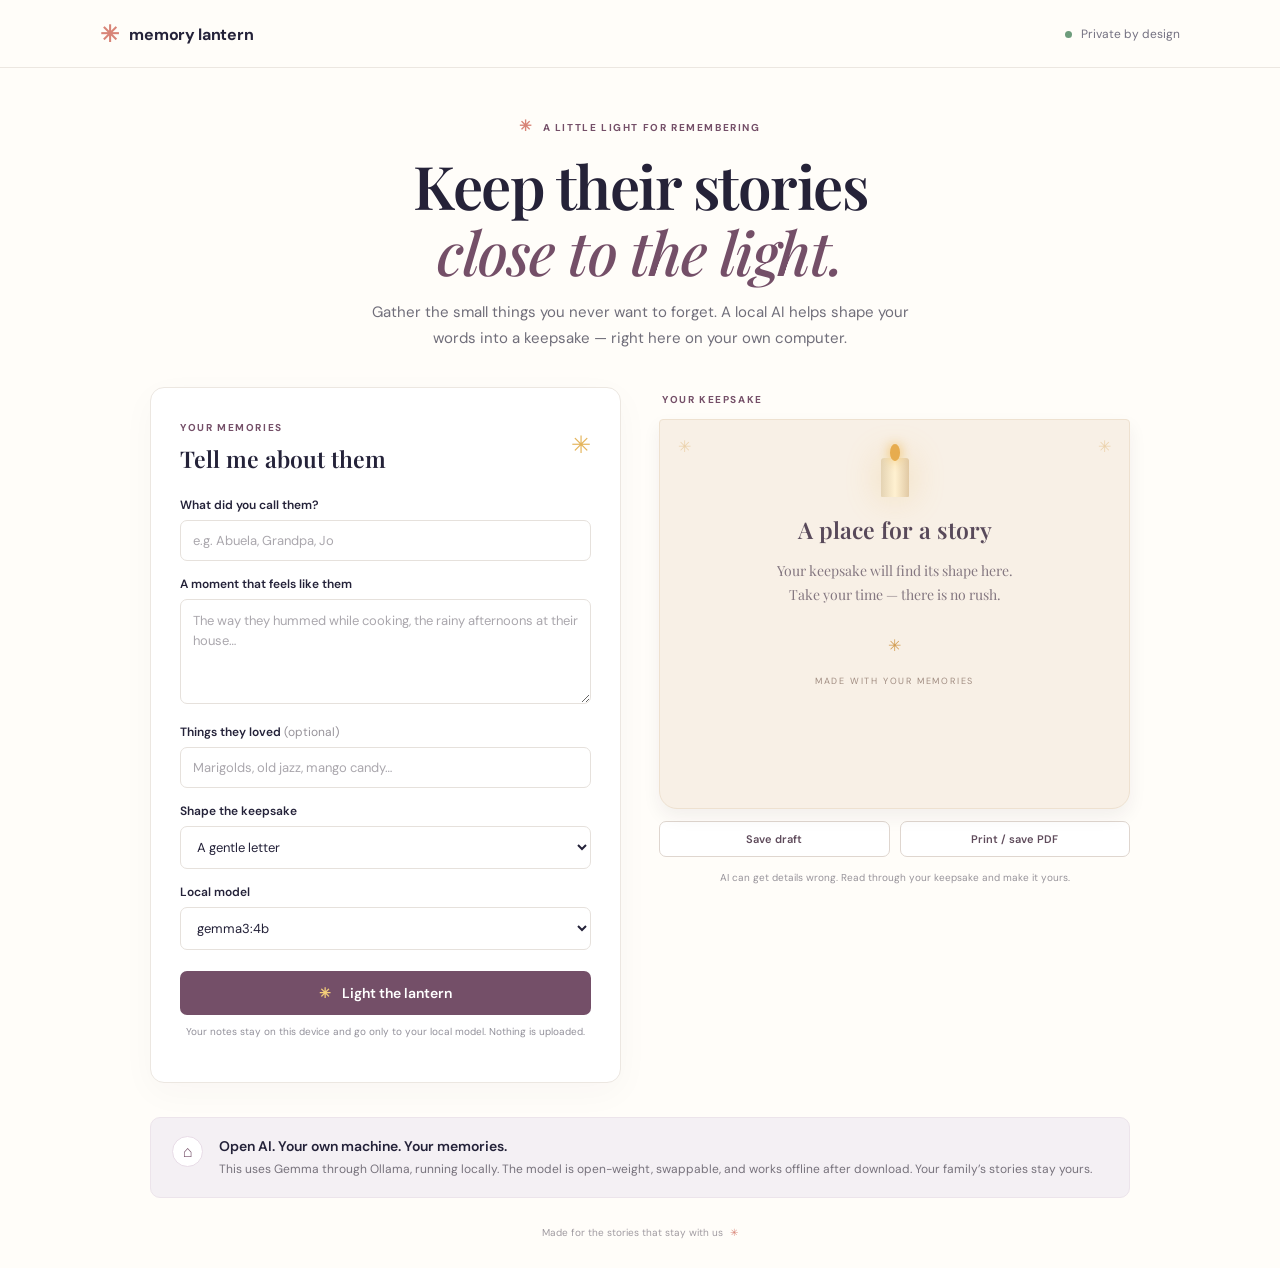
<file: index.html>
<!doctype html>
<html lang="en">
<head>
  <meta charset="utf-8">
  <meta name="viewport" content="width=device-width, initial-scale=1">
  <meta name="theme-color" content="#191b2b">
  <title>Memory Lantern — a private remembrance</title>
  <link rel="preconnect" href="https://fonts.googleapis.com">
  <link rel="preconnect" href="https://fonts.gstatic.com" crossorigin>
  <link href="https://fonts.googleapis.com/css2?family=DM+Sans:wght@400;500;600;700&family=Playfair+Display:wght@500;600;700&display=swap" rel="stylesheet">
  <link rel="stylesheet" href="style.css">
</head>
<body>
  <header class="topbar"><a class="brand" href="#"><span class="brand-mark">✳</span> memory lantern</a><span class="privacy"><span class="dot"></span> Private by design</span></header>
  <main>
    <section class="intro">
      <div class="eyebrow"><span>✳</span> A little light for remembering</div>
      <h1>Keep their stories<br><em>close to the light.</em></h1>
      <p class="lede">Gather the small things you never want to forget. A local AI helps shape your words into a keepsake — right here on your own computer.</p>
    </section>
    <div class="layout">
      <form id="memory-form" class="form-card">
        <div class="card-heading"><div><span class="step">YOUR MEMORIES</span><h2>Tell me about them</h2></div><span class="little-flower">✳</span></div>
        <label for="name">What did you call them?</label>
        <input id="name" placeholder="e.g. Abuela, Grandpa, Jo" maxlength="80" required>
        <label for="memory">A moment that feels like them</label>
        <textarea id="memory" rows="4" maxlength="1500" placeholder="The way they hummed while cooking, the rainy afternoons at their house…" required></textarea>
        <div class="row-label"><label for="favorites">Things they loved <span>(optional)</span></label></div>
        <input id="favorites" placeholder="Marigolds, old jazz, mango candy…" maxlength="300">
        <label for="tone">Shape the keepsake</label>
        <select id="tone"><option value="gentle letter">A gentle letter</option><option value="short poem">A short poem</option><option value="spoken remembrance">A remembrance to read aloud</option></select>
        <label for="model">Local model</label>
        <select id="model"><option>gemma3:4b</option><option>llama3.2</option><option>qwen2.5:3b</option></select>
        <button id="submit" type="submit"><span>✳</span> Light the lantern</button>
        <p class="fineprint">Your notes stay on this device and go only to your local model. Nothing is uploaded.</p>
        <div id="status" class="status" role="status" aria-live="polite"></div>
      </form>
      <section class="result-wrap" aria-label="Keepsake preview">
        <div class="result-top"><span class="step">YOUR KEEPSAKE</span><button id="saved-toggle" class="text-button" type="button" hidden>Saved drafts</button></div>
        <article id="keepsake" class="keepsake empty">
          <div class="candle" aria-hidden="true"><span></span></div>
          <div class="placeholder-title">A place for a story</div>
          <p>Your keepsake will find its shape here.<br>Take your time — there is no rush.</p>
          <div class="divider">✳</div>
          <span class="card-note">MADE WITH YOUR MEMORIES</span>
        </article>
        <div id="actions" class="actions" hidden>
          <button id="save" class="secondary" type="button">Save draft</button><button id="print" class="secondary" type="button">Print / save PDF</button>
        </div>
        <div id="drafts" class="drafts" hidden></div>
        <p class="gentle-note">AI can get details wrong. Read through your keepsake and make it yours.</p>
      </section>
    </div>
    <section class="why"><span class="why-icon">⌂</span><div><h3>Open AI. Your own machine. Your memories.</h3><p>This uses Gemma through Ollama, running locally. The model is open-weight, swappable, and works offline after download. Your family’s stories stay yours.</p></div></section>
    <footer>Made for the stories that stay with us <span>✳</span></footer>
  </main>
  <script src="app.js"></script>
</body>
</html>
</file>
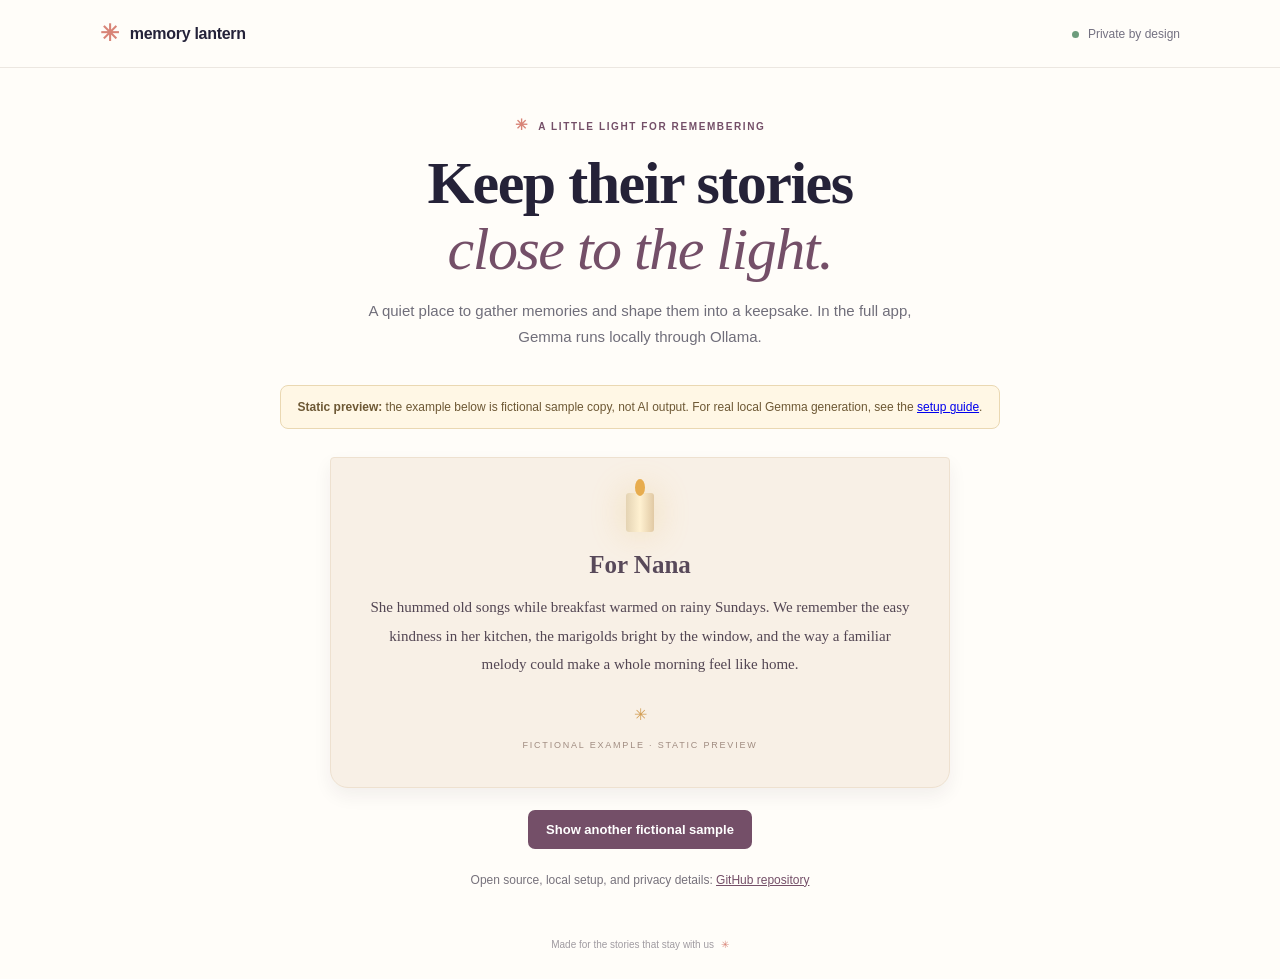
<file: docs/index.html>
<!doctype html>
<html lang="en">
<head>
  <meta charset="utf-8"><meta name="viewport" content="width=device-width, initial-scale=1">
  <meta name="theme-color" content="#191b2b">
  <title>Memory Lantern — preview</title>
  <link rel="stylesheet" href="./style.css">
  <style>
    .preview-banner{margin:0 auto 28px;max-width:720px;padding:12px 16px;border:1px solid #ead8b2;border-radius:8px;background:#fff7e5;color:#6d5834;text-align:center;font-size:12px;line-height:1.5}
    .preview-card{max-width:620px;margin:0 auto;background:#f8f0e6;border:1px solid #eee1d0;border-radius:4px 4px 18px 18px;padding:35px 38px;text-align:center;box-shadow:0 8px 18px #32233010}
    .preview-card .candle{width:28px;height:39px;margin:0 auto 19px;background:linear-gradient(90deg,#e4d3b3,#fff1d1,#e1c9a4);border-radius:3px;box-shadow:0 0 35px #e7b55155;position:relative}
    .preview-card .candle:before{content:"";position:absolute;width:10px;height:17px;left:9px;top:-14px;border-radius:50%;background:#e7ac4e}
    .preview-card h2{font:600 25px 'Playfair Display',serif;color:#58495a;margin:9px 0 14px}
    .preview-card p{font:15px/1.9 'Playfair Display',serif;color:#534653;margin:0;white-space:pre-line}
    .preview-card .divider{color:#d29d53;margin:26px 0 10px}
    .sample-button{display:block;margin:22px auto 0;border:0;border-radius:7px;background:#744f68;color:#fff;padding:12px 18px;font:600 13px 'DM Sans',sans-serif;cursor:pointer}
    .sample-button:hover{background:#5f3b55}
    .source-link{text-align:center;font-size:12px;margin:24px auto;color:#77727c}
    .source-link a{color:#744f68}
    @media(max-width:600px){.preview-card{padding:28px 22px}}
  </style>
</head>
<body>
  <header class="topbar"><a class="brand" href="./"><span class="brand-mark">✳</span> memory lantern</a><span class="privacy"><span class="dot"></span> Private by design</span></header>
  <main>
    <section class="intro">
      <div class="eyebrow"><span>✳</span> A little light for remembering</div>
      <h1>Keep their stories<br><em>close to the light.</em></h1>
      <p class="lede">A quiet place to gather memories and shape them into a keepsake. In the full app, Gemma runs locally through Ollama.</p>
    </section>
    <p class="preview-banner"><strong>Static preview:</strong> the example below is fictional sample copy, not AI output. For real local Gemma generation, see the <a href="https://github.com/wafulaeliah373-jpg/memory-lantern#readme">setup guide</a>.</p>
    <article class="preview-card">
      <div class="candle" aria-hidden="true"></div>
      <h2 id="sampleTitle">For Nana</h2>
      <p id="sample">She hummed old songs while breakfast warmed on rainy Sundays. We remember the easy kindness in her kitchen, the marigolds bright by the window, and the way a familiar melody could make a whole morning feel like home.</p>
      <div class="divider">✳</div><span class="card-note">FICTIONAL EXAMPLE · STATIC PREVIEW</span>
    </article>
    <button class="sample-button" id="sampleButton" type="button">Show another fictional sample</button>
    <p class="source-link">Open source, local setup, and privacy details: <a href="https://github.com/wafulaeliah373-jpg/memory-lantern">GitHub repository</a></p>
    <footer>Made for the stories that stay with us <span>✳</span></footer>
  </main>
  <script>
    const samples = [
      { title: 'For Nana', text: 'She hummed old songs while breakfast warmed on rainy Sundays. We remember the easy kindness in her kitchen, the marigolds bright by the window, and the way a familiar melody could make a whole morning feel like home.' },
      { title: 'For Grandpa', text: 'He kept a little garden behind the house and always saved the ripest tomatoes for someone else. We remember his patient hands, the stories he told at dusk, and how he made ordinary afternoons feel generous.' }
    ];
    let sampleIndex = 0;
    document.querySelector('#sampleButton').addEventListener('click', () => {
      sampleIndex = (sampleIndex + 1) % samples.length;
      document.querySelector('#sampleTitle').textContent = samples[sampleIndex].title;
      document.querySelector('#sample').textContent = samples[sampleIndex].text;
    });
  </script>
</body>
</html>
</file>
<file: style.css>
:root{--ink:#242239;--muted:#777687;--plum:#744f68;--rose:#d88477;--gold:#e4b45b;--paper:#fffdf9;--line:#ece7e1;--night:#191b2b}*{box-sizing:border-box}body{margin:0;background:var(--paper);color:var(--ink);font-family:'DM Sans',sans-serif}.topbar{height:68px;border-bottom:1px solid var(--line);display:flex;align-items:center;justify-content:space-between;padding:0 max(calc((100vw - 1080px)/2),28px)}.brand{text-decoration:none;color:var(--ink);font-weight:700;letter-spacing:-.3px}.brand-mark{color:var(--rose);font-size:23px;vertical-align:-2px;margin-right:7px}.privacy{font-size:12px;color:#747181}.dot{display:inline-block;width:7px;height:7px;background:#6d9c7c;border-radius:50%;margin-right:6px}main{max-width:1032px;margin:0 auto;padding:48px 26px 20px}.intro{text-align:center;max-width:650px;margin:0 auto 36px}.eyebrow,.step{font-size:10px;font-weight:700;letter-spacing:1.6px;color:var(--plum);text-transform:uppercase}.eyebrow span{color:var(--rose);font-size:15px;margin-right:5px}h1{font:600 clamp(38px,5.4vw,60px)/1.1 'Playfair Display',serif;letter-spacing:-1.5px;margin:16px 0;color:#252238}h1 em{font-weight:500;color:var(--plum)}.lede{font-size:15px;line-height:1.7;color:#706e7a;max-width:550px;margin:0 auto}.layout{display:grid;grid-template-columns:1fr 1fr;gap:38px;align-items:start}.form-card{background:#fff;border:1px solid var(--line);border-radius:14px;padding:27px 29px 22px;box-shadow:0 10px 35px #3e283008}.card-heading,.result-top{display:flex;justify-content:space-between;align-items:center}.card-heading{margin-bottom:23px}.card-heading h2{font:600 23px 'Playfair Display',serif;margin:7px 0 0}.little-flower{font-size:24px;color:var(--gold)}label{display:block;font-size:12px;font-weight:600;margin:15px 0 7px}label span{font-weight:400;color:#97939a}input,textarea,select{font:13px 'DM Sans',sans-serif;color:var(--ink);width:100%;border:1px solid #e6e1dc;border-radius:7px;background:#fff;padding:11px 12px;outline:none}input:focus,textarea:focus,select:focus{border-color:#a67f98;box-shadow:0 0 0 3px #744f6812}textarea{resize:vertical;line-height:1.55;min-height:105px}input::placeholder,textarea::placeholder{color:#aaa7ad}#submit{width:100%;border:0;border-radius:7px;background:var(--plum);color:#fff;font:600 14px 'DM Sans',sans-serif;padding:13px;margin-top:21px;cursor:pointer;transition:.2s}#submit:hover{background:#5f3b55;transform:translateY(-1px)}#submit:disabled{opacity:.65;cursor:wait;transform:none}#submit span{color:#f4ce79;margin-right:8px}.fineprint{font-size:10px;color:#92909a;text-align:center;margin:10px 0 0}.status{font-size:12px;text-align:center;color:var(--plum);min-height:15px;margin-top:7px}.status.error{color:#a44848}.result-wrap{padding:4px 0}.result-top{margin:2px 3px 13px}.text-button{border:0;background:none;color:var(--plum);font:600 11px 'DM Sans';cursor:pointer}.keepsake{position:relative;background:#f8f0e6;border:1px solid #eee1d0;border-radius:4px 4px 18px 18px;min-height:390px;padding:38px 35px 28px;text-align:center;overflow:hidden;box-shadow:0 8px 18px #32233010}.keepsake:before,.keepsake:after{content:'✳';position:absolute;color:#dcae67;opacity:.45;font-size:16px}.keepsake:before{top:16px;left:18px}.keepsake:after{top:16px;right:18px}.candle{width:28px;height:39px;background:linear-gradient(90deg,#e4d3b3,#fff1d1,#e1c9a4);border-radius:3px 3px 1px 1px;margin:0 auto 17px;position:relative;box-shadow:0 0 35px #e7b55155}.candle span{position:absolute;background:#e7ac4e;width:10px;height:17px;border-radius:50% 50% 48% 48%;left:9px;top:-14px;filter:drop-shadow(0 0 6px #f0bc59)}.placeholder-title{font:600 23px 'Playfair Display',serif;color:#58495a;margin:7px 0 11px}.keepsake p{font:14px/1.7 'Playfair Display',serif;color:#847780;white-space:pre-wrap}.keepsake.has-text{text-align:left;padding:35px 37px}.keepsake.has-text .candle{margin:0 auto 19px}.keepsake.has-text .placeholder-title{text-align:center;font-size:22px}.keepsake.has-text #story{font:15px/1.85 'Playfair Display',serif;color:#534653;white-space:pre-wrap}.divider{text-align:center;color:#d29d53;margin:28px 0 12px}.card-note{font-size:9px;letter-spacing:1.8px;color:#a08c81}.actions{display:flex;gap:10px;margin-top:12px}.secondary{flex:1;border:1px solid #dfd6cf;background:#fff;border-radius:7px;padding:10px;color:#5f4b5b;font:600 11px 'DM Sans';cursor:pointer}.secondary:hover{border-color:var(--plum)}.gentle-note{text-align:center;color:#97939a;font-size:10px;margin:14px 0}.drafts{background:#fff;border:1px solid var(--line);padding:12px;border-radius:8px;margin-top:10px;font-size:12px}.draft-item{padding:8px;border-bottom:1px solid var(--line);cursor:pointer}.draft-item:last-child{border:0}.why{display:flex;gap:16px;align-items:flex-start;background:#f4f0f4;border:1px solid #ece4eb;border-radius:10px;padding:18px 21px;margin-top:34px}.why-icon{background:#fff;border:1px solid #e8dce7;border-radius:50%;width:31px;height:31px;display:grid;place-items:center;flex:none;color:var(--plum)}.why h3{font:600 14px 'DM Sans';margin:1px 0 5px}.why p{font-size:12px;line-height:1.6;color:#77727c;margin:0}footer{text-align:center;font-size:10px;color:#a09ba1;padding:28px 0 9px}footer span{color:var(--rose);margin-left:4px}@media(max-width:720px){main{padding:35px 17px 15px}.topbar{padding:0 18px}.layout{grid-template-columns:1fr;gap:24px}.intro{margin-bottom:27px}.form-card{padding:23px 20px}.keepsake{min-height:350px}.why{margin-top:27px}}@media print{.topbar,.intro,.form-card,.result-top,.actions,.drafts,.gentle-note,.why,footer{display:none!important}main{padding:0}.layout{display:block}.result-wrap{padding:0}.keepsake{min-height:90vh;box-shadow:none;border:0;background:#fffaf1;display:flex;flex-direction:column;justify-content:center}}
</file>
<file: docs/style.css>
:root{--ink:#242239;--muted:#777687;--plum:#744f68;--rose:#d88477;--gold:#e4b45b;--paper:#fffdf9;--line:#ece7e1;--night:#191b2b}*{box-sizing:border-box}body{margin:0;background:var(--paper);color:var(--ink);font-family:'DM Sans',sans-serif}.topbar{height:68px;border-bottom:1px solid var(--line);display:flex;align-items:center;justify-content:space-between;padding:0 max(calc((100vw - 1080px)/2),28px)}.brand{text-decoration:none;color:var(--ink);font-weight:700;letter-spacing:-.3px}.brand-mark{color:var(--rose);font-size:23px;vertical-align:-2px;margin-right:7px}.privacy{font-size:12px;color:#747181}.dot{display:inline-block;width:7px;height:7px;background:#6d9c7c;border-radius:50%;margin-right:6px}main{max-width:1032px;margin:0 auto;padding:48px 26px 20px}.intro{text-align:center;max-width:650px;margin:0 auto 36px}.eyebrow,.step{font-size:10px;font-weight:700;letter-spacing:1.6px;color:var(--plum);text-transform:uppercase}.eyebrow span{color:var(--rose);font-size:15px;margin-right:5px}h1{font:600 clamp(38px,5.4vw,60px)/1.1 'Playfair Display',serif;letter-spacing:-1.5px;margin:16px 0;color:#252238}h1 em{font-weight:500;color:var(--plum)}.lede{font-size:15px;line-height:1.7;color:#706e7a;max-width:550px;margin:0 auto}.layout{display:grid;grid-template-columns:1fr 1fr;gap:38px;align-items:start}.form-card{background:#fff;border:1px solid var(--line);border-radius:14px;padding:27px 29px 22px;box-shadow:0 10px 35px #3e283008}.card-heading,.result-top{display:flex;justify-content:space-between;align-items:center}.card-heading{margin-bottom:23px}.card-heading h2{font:600 23px 'Playfair Display',serif;margin:7px 0 0}.little-flower{font-size:24px;color:var(--gold)}label{display:block;font-size:12px;font-weight:600;margin:15px 0 7px}label span{font-weight:400;color:#97939a}input,textarea,select{font:13px 'DM Sans',sans-serif;color:var(--ink);width:100%;border:1px solid #e6e1dc;border-radius:7px;background:#fff;padding:11px 12px;outline:none}input:focus,textarea:focus,select:focus{border-color:#a67f98;box-shadow:0 0 0 3px #744f6812}textarea{resize:vertical;line-height:1.55;min-height:105px}input::placeholder,textarea::placeholder{color:#aaa7ad}#submit{width:100%;border:0;border-radius:7px;background:var(--plum);color:#fff;font:600 14px 'DM Sans',sans-serif;padding:13px;margin-top:21px;cursor:pointer;transition:.2s}#submit:hover{background:#5f3b55;transform:translateY(-1px)}#submit:disabled{opacity:.65;cursor:wait;transform:none}#submit span{color:#f4ce79;margin-right:8px}.fineprint{font-size:10px;color:#92909a;text-align:center;margin:10px 0 0}.status{font-size:12px;text-align:center;color:var(--plum);min-height:15px;margin-top:7px}.status.error{color:#a44848}.result-wrap{padding:4px 0}.result-top{margin:2px 3px 13px}.text-button{border:0;background:none;color:var(--plum);font:600 11px 'DM Sans';cursor:pointer}.keepsake{position:relative;background:#f8f0e6;border:1px solid #eee1d0;border-radius:4px 4px 18px 18px;min-height:390px;padding:38px 35px 28px;text-align:center;overflow:hidden;box-shadow:0 8px 18px #32233010}.keepsake:before,.keepsake:after{content:'✳';position:absolute;color:#dcae67;opacity:.45;font-size:16px}.keepsake:before{top:16px;left:18px}.keepsake:after{top:16px;right:18px}.candle{width:28px;height:39px;background:linear-gradient(90deg,#e4d3b3,#fff1d1,#e1c9a4);border-radius:3px 3px 1px 1px;margin:0 auto 17px;position:relative;box-shadow:0 0 35px #e7b55155}.candle span{position:absolute;background:#e7ac4e;width:10px;height:17px;border-radius:50% 50% 48% 48%;left:9px;top:-14px;filter:drop-shadow(0 0 6px #f0bc59)}.placeholder-title{font:600 23px 'Playfair Display',serif;color:#58495a;margin:7px 0 11px}.keepsake p{font:14px/1.7 'Playfair Display',serif;color:#847780;white-space:pre-wrap}.keepsake.has-text{text-align:left;padding:35px 37px}.keepsake.has-text .candle{margin:0 auto 19px}.keepsake.has-text .placeholder-title{text-align:center;font-size:22px}.keepsake.has-text #story{font:15px/1.85 'Playfair Display',serif;color:#534653;white-space:pre-wrap}.divider{text-align:center;color:#d29d53;margin:28px 0 12px}.card-note{font-size:9px;letter-spacing:1.8px;color:#a08c81}.actions{display:flex;gap:10px;margin-top:12px}.secondary{flex:1;border:1px solid #dfd6cf;background:#fff;border-radius:7px;padding:10px;color:#5f4b5b;font:600 11px 'DM Sans';cursor:pointer}.secondary:hover{border-color:var(--plum)}.gentle-note{text-align:center;color:#97939a;font-size:10px;margin:14px 0}.drafts{background:#fff;border:1px solid var(--line);padding:12px;border-radius:8px;margin-top:10px;font-size:12px}.draft-item{padding:8px;border-bottom:1px solid var(--line);cursor:pointer}.draft-item:last-child{border:0}.why{display:flex;gap:16px;align-items:flex-start;background:#f4f0f4;border:1px solid #ece4eb;border-radius:10px;padding:18px 21px;margin-top:34px}.why-icon{background:#fff;border:1px solid #e8dce7;border-radius:50%;width:31px;height:31px;display:grid;place-items:center;flex:none;color:var(--plum)}.why h3{font:600 14px 'DM Sans';margin:1px 0 5px}.why p{font-size:12px;line-height:1.6;color:#77727c;margin:0}footer{text-align:center;font-size:10px;color:#a09ba1;padding:28px 0 9px}footer span{color:var(--rose);margin-left:4px}@media(max-width:720px){main{padding:35px 17px 15px}.topbar{padding:0 18px}.layout{grid-template-columns:1fr;gap:24px}.intro{margin-bottom:27px}.form-card{padding:23px 20px}.keepsake{min-height:350px}.why{margin-top:27px}}@media print{.topbar,.intro,.form-card,.result-top,.actions,.drafts,.gentle-note,.why,footer{display:none!important}main{padding:0}.layout{display:block}.result-wrap{padding:0}.keepsake{min-height:90vh;box-shadow:none;border:0;background:#fffaf1;display:flex;flex-direction:column;justify-content:center}}
</file>
